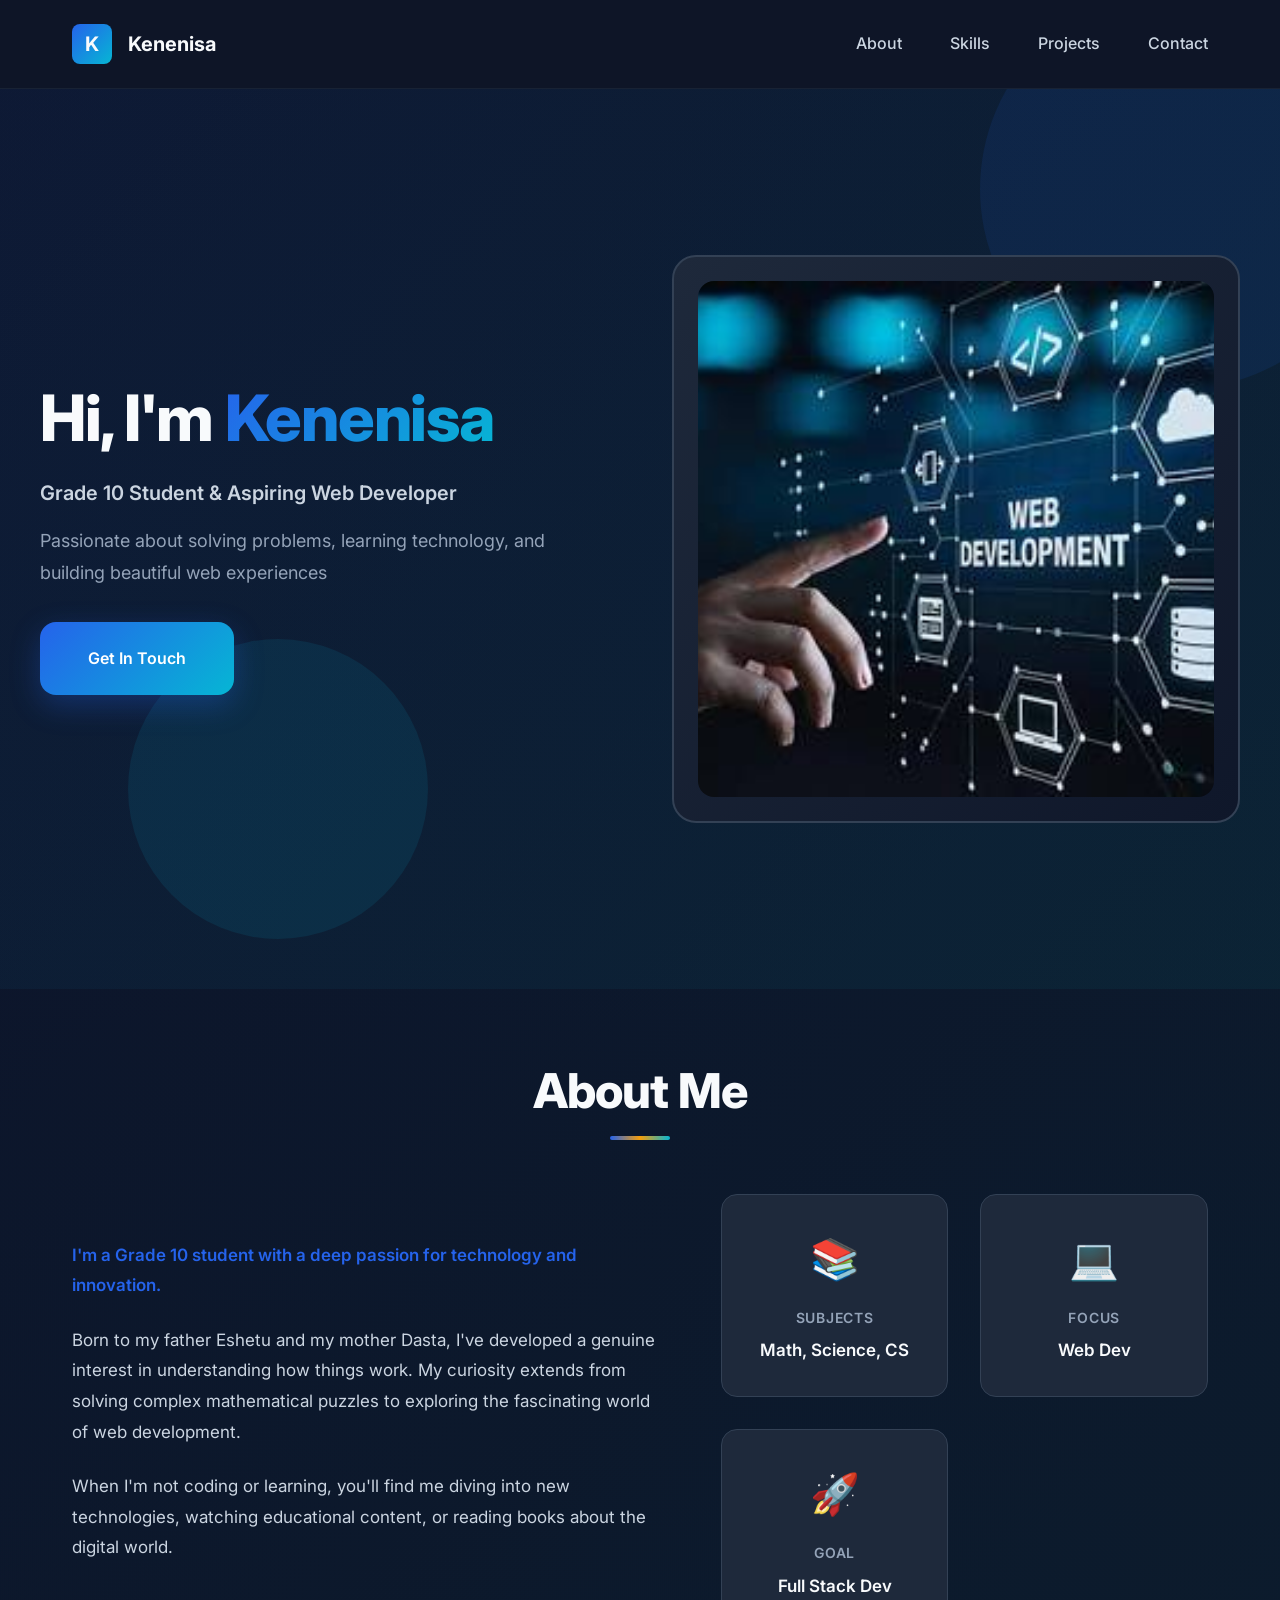
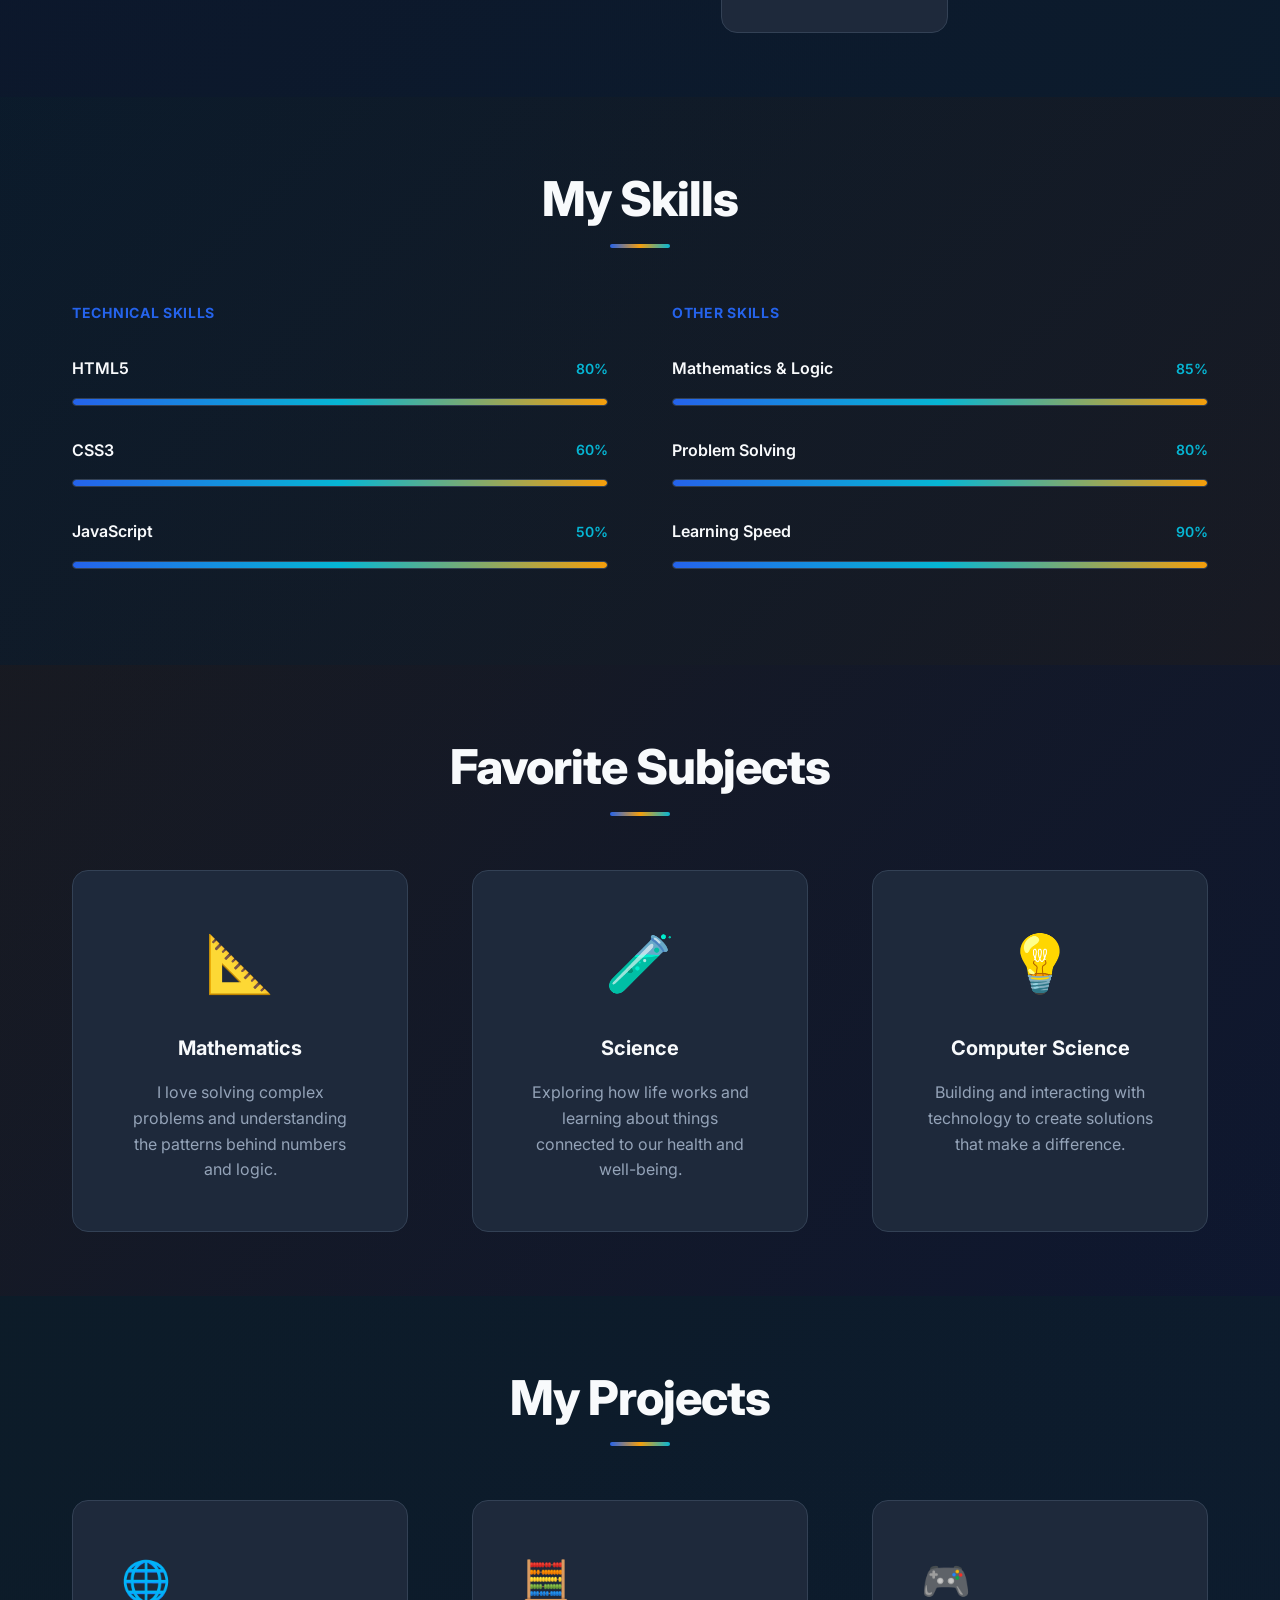
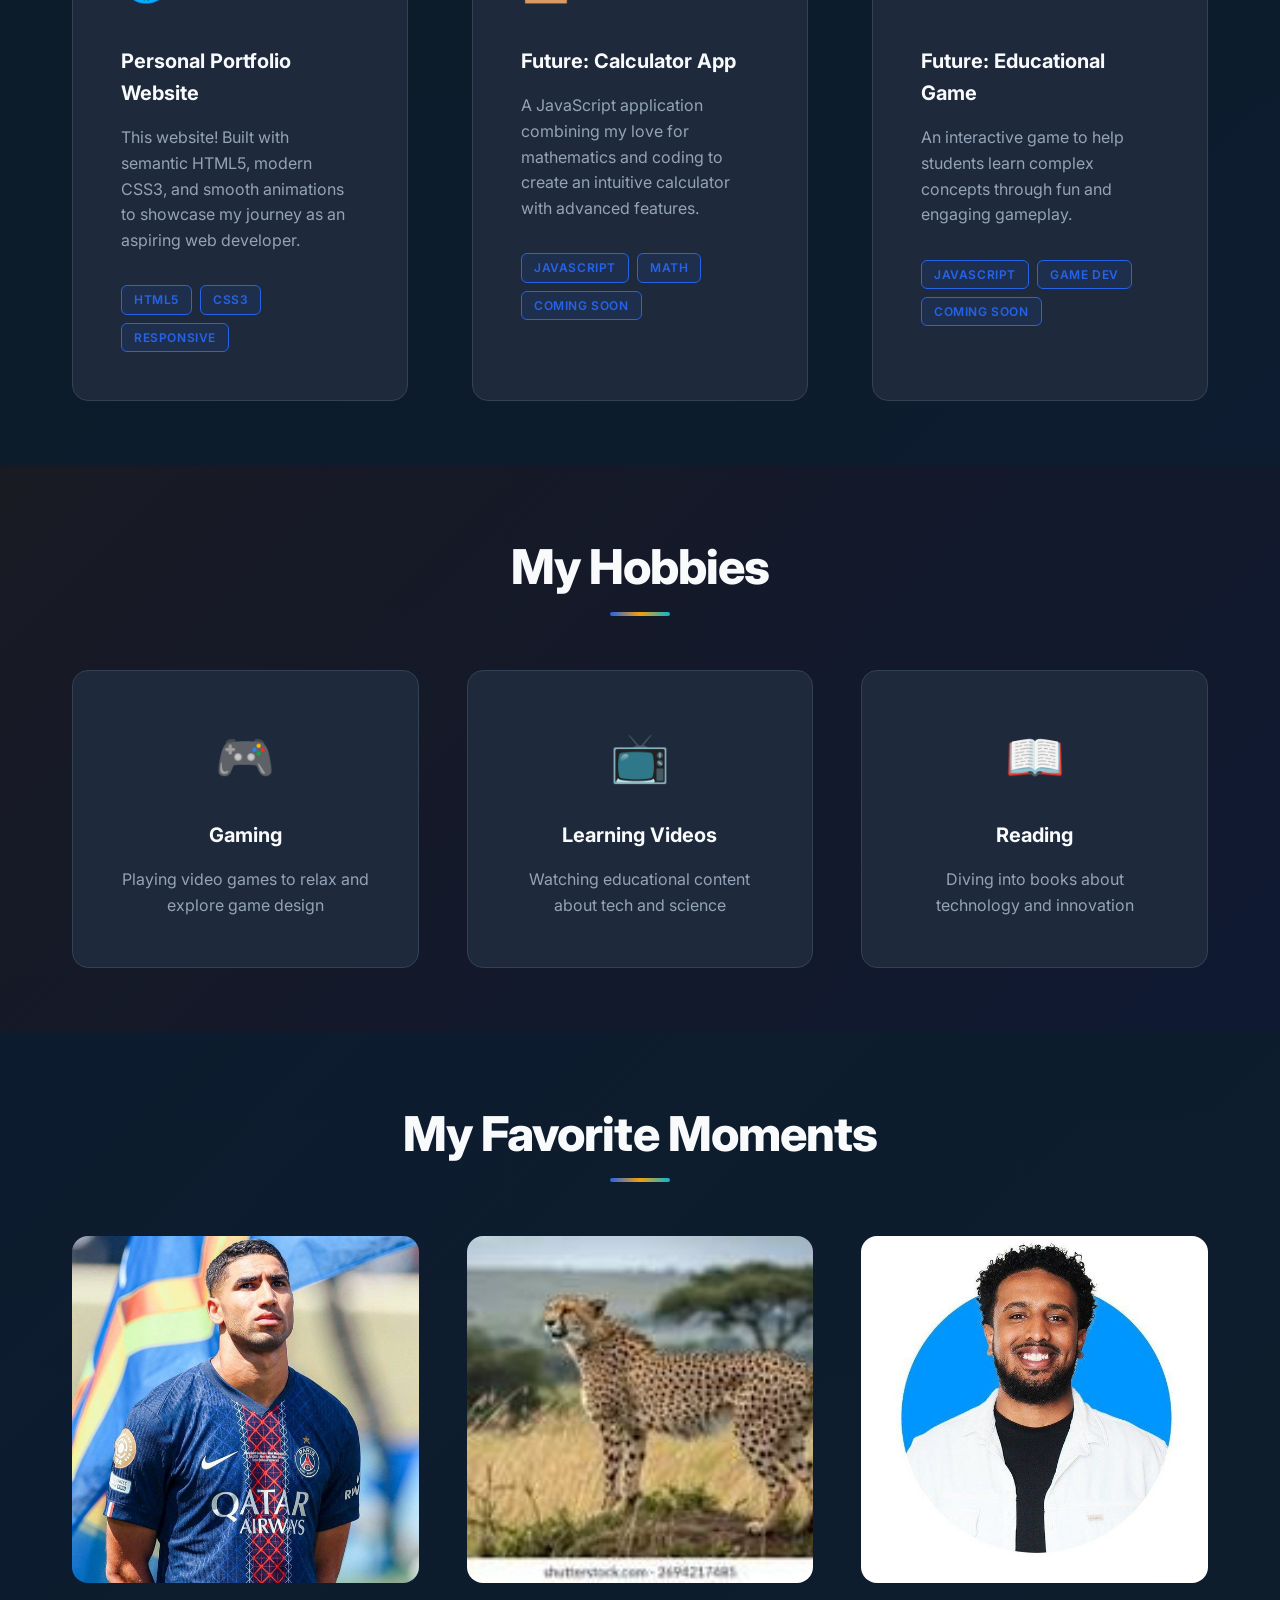
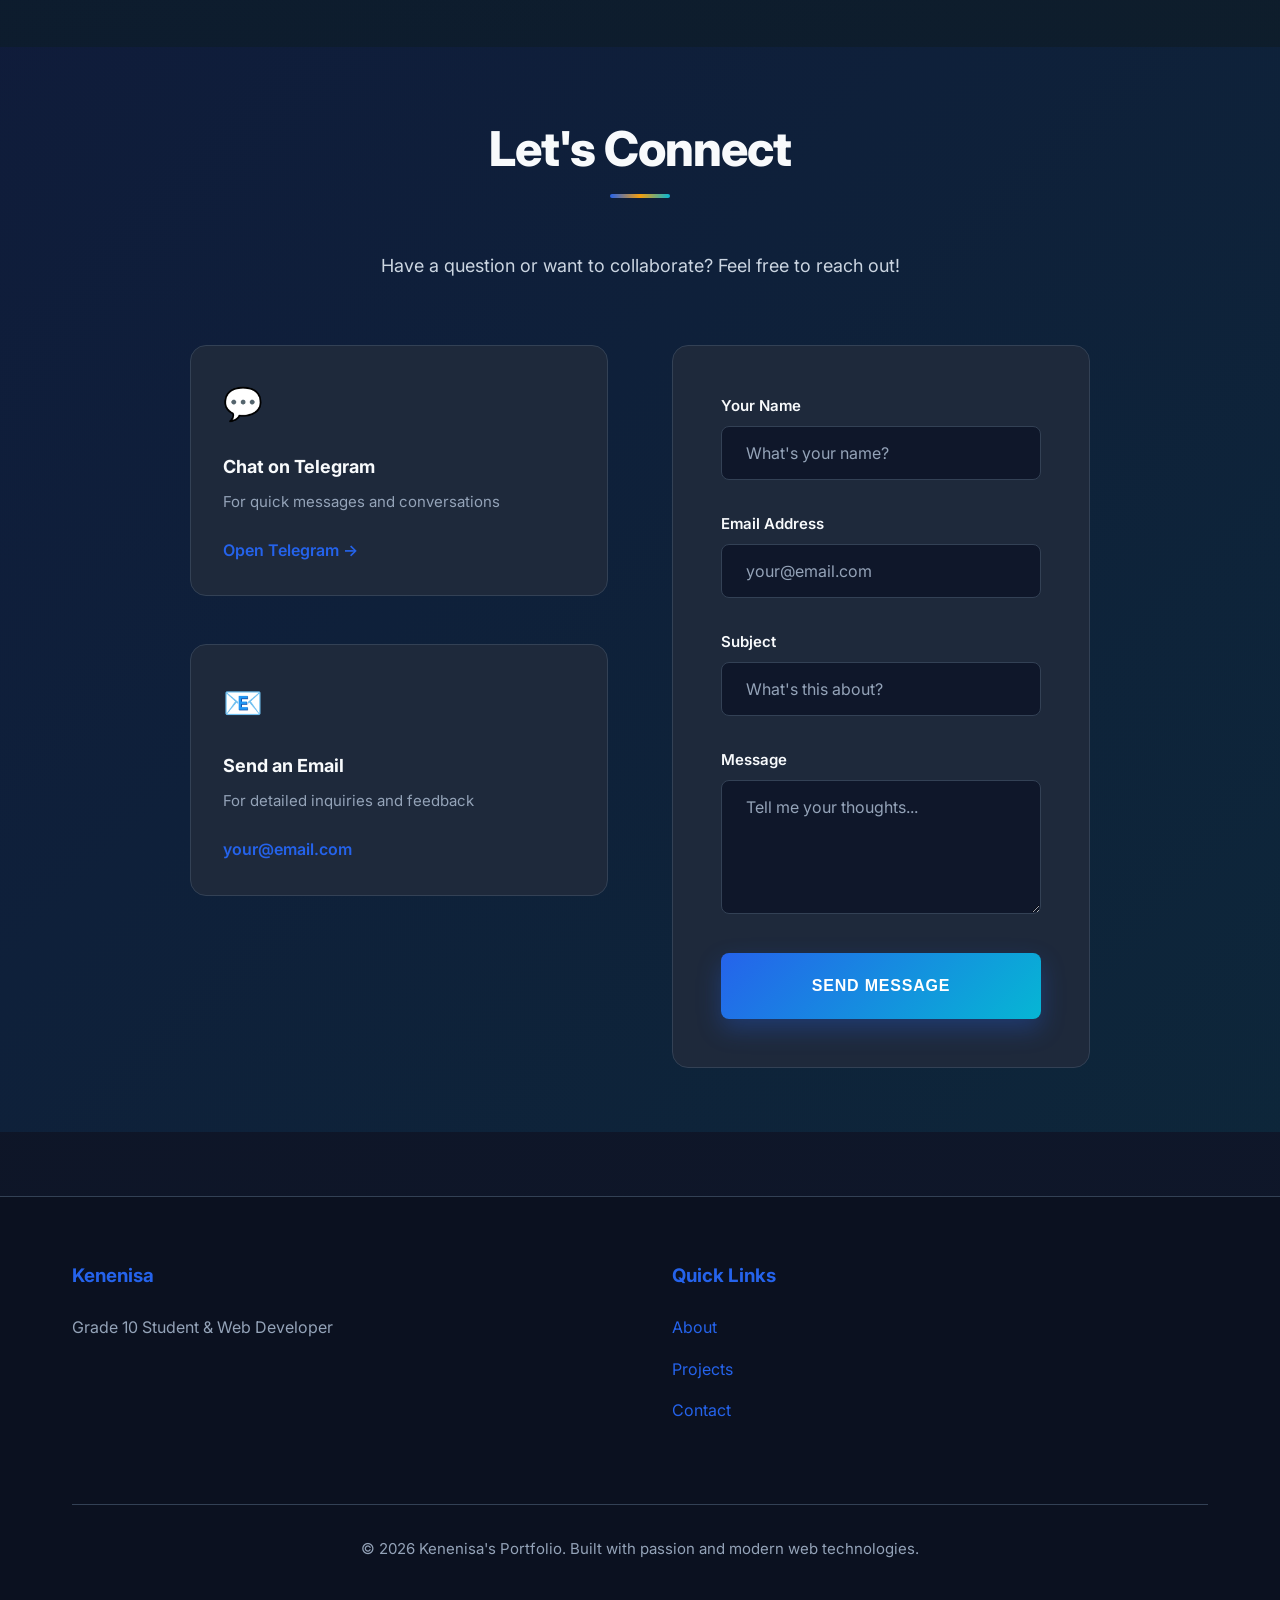
<file: portfolio/index.html>
<!DOCTYPE html>
<html lang="en">
<head>
    <meta charset="UTF-8">
    <meta name="viewport" content="width=device-width, initial-scale=1.0">
    <title>Kenenisa - Web Developer & Student</title>
    <link rel="stylesheet" href="style.css">
    <link rel="preconnect" href="https://fonts.googleapis.com">
    <link rel="preconnect" href="https://fonts.gstatic.com" crossorigin>
    <link href="https://fonts.googleapis.com/css2?family=Inter:wght@300;400;500;600;700&family=Space+Mono:wght@400;700&display=swap" rel="stylesheet">
</head>
<body>
    <!-- Navigation -->
    <nav class="navbar">
        <div class="nav-container">
            <div class="nav-brand">
                <span class="brand-icon">K</span>
                <span class="brand-text">Kenenisa</span>
            </div>
            <ul class="nav-menu">
                <li><a href="#about" class="nav-link">About</a></li>
                <li><a href="#skills" class="nav-link">Skills</a></li>
            
                <li><a href="#projects" class="nav-link">Projects</a></li>
                <li><a href="#contact" class="nav-link">Contact</a></li>
            </ul>
        </div>
    </nav>

    <!-- Hero Section -->
    <header class="hero">
        <div class="hero-content">
            <div class="hero-text">
                <h1 class="hero-title">Hi, I'm <span class="highlight">Kenenisa</span></h1>
                <p class="hero-subtitle">Grade 10 Student & Aspiring Web Developer</p>
                <p class="hero-description">Passionate about solving problems, learning technology, and building beautiful web experiences</p>
                <a href="#contact" class="cta-button">Get In Touch</a>
            </div>
            <div class="hero-image">
                <div class="profile-card">
                    <img src="profile.jpg" alt="Kenenisa's profile picture" class="profile-pic">
                </div>
            </div>
        </div>
        <div class="hero-decoration">
            <div class="floating-shape shape-1"></div>
            <div class="floating-shape shape-2"></div>
            <div class="floating-shape shape-3"></div>
        </div>
    </header>

    <main>
        <!-- About Me Section -->
        <section id="about" class="section about-section">
            <div class="container">
                <h2 class="section-title">About Me</h2>
                <div class="about-content">
                    <div class="about-text">
                        <p class="lead-text">I'm a Grade 10 student with a deep passion for technology and innovation.</p>
                        <p>Born to my father Eshetu and my mother Dasta, I've developed a genuine interest in understanding how things work. My curiosity extends from solving complex mathematical puzzles to exploring the fascinating world of web development.</p>
                        <p>When I'm not coding or learning, you'll find me diving into new technologies, watching educational content, or reading books about the digital world.</p>
                    </div>
                    <div class="about-stats">
                        <div class="stat-card">
                            <div class="stat-icon">📚</div>
                            <h3>Subjects</h3>
                            <p>Math, Science, CS</p>
                        </div>
                        <div class="stat-card">
                            <div class="stat-icon">💻</div>
                            <h3>Focus</h3>
                            <p>Web Dev</p>
                        </div>
                        <div class="stat-card">
                            <div class="stat-icon">🚀</div>
                            <h3>Goal</h3>
                            <p>Full Stack Dev</p>
                        </div>
                    </div>
                </div>
            </div>
        </section>

        <!-- Skills Section -->
        <section id="skills" class="section skills-section">
            <div class="container">
                <h2 class="section-title">My Skills</h2>
                <div class="skills-grid">
                    <div class="skill-group">
                        <h3>Technical Skills</h3>
                        <div class="skill-item">
                            <div class="skill-header">
                                <p class="skill-name">HTML5</p>
                                <span class="skill-percentage">80%</span>
                            </div>
                            <div class="progress-bar">
                                <div class="progress-fill" style="width: 80%; animation-delay: 0.1s;"></div>
                            </div>
                        </div>
                        <div class="skill-item">
                            <div class="skill-header">
                                <p class="skill-name">CSS3</p>
                                <span class="skill-percentage">60%</span>
                            </div>
                            <div class="progress-bar">
                                <div class="progress-fill" style="width: 60%; animation-delay: 0.2s;"></div>
                            </div>
                        </div>
                        <div class="skill-item">
                            <div class="skill-header">
                                <p class="skill-name">JavaScript</p>
                                <span class="skill-percentage">50%</span>
                            </div>
                            <div class="progress-bar">
                                <div class="progress-fill" style="width: 50%; animation-delay: 0.3s;"></div>
                            </div>
                        </div>
                    </div>

                    <div class="skill-group">
                        <h3>Other Skills</h3>
                        <div class="skill-item">
                            <div class="skill-header">
                                <p class="skill-name">Mathematics & Logic</p>
                                <span class="skill-percentage">85%</span>
                            </div>
                            <div class="progress-bar">
                                <div class="progress-fill" style="width: 85%; animation-delay: 0.4s;"></div>
                            </div>
                        </div>
                        <div class="skill-item">
                            <div class="skill-header">
                                <p class="skill-name">Problem Solving</p>
                                <span class="skill-percentage">80%</span>
                            </div>
                            <div class="progress-bar">
                                <div class="progress-fill" style="width: 80%; animation-delay: 0.5s;"></div>
                            </div>
                        </div>
                        <div class="skill-item">
                            <div class="skill-header">
                                <p class="skill-name">Learning Speed</p>
                                <span class="skill-percentage">90%</span>
                            </div>
                            <div class="progress-bar">
                                <div class="progress-fill" style="width: 90%; animation-delay: 0.6s;"></div>
                            </div>
                        </div>
                    </div>
                </div>
            </div>
        </section>

        
        <!-- Favorite Subjects -->
        <section id="subjects" class="section subjects-section">
            <div class="container">
                <h2 class="section-title">Favorite Subjects</h2>
                <div class="subjects-grid">
                    <div class="subject-card">
                        <div class="subject-icon">📐</div>
                        <h3>Mathematics</h3>
                        <p>I love solving complex problems and understanding the patterns behind numbers and logic.</p>
                    </div>
                    <div class="subject-card">
                        <div class="subject-icon">🧪</div>
                        <h3>Science</h3>
                        <p>Exploring how life works and learning about things connected to our health and well-being.</p>
                    </div>
                    <div class="subject-card">
                        <div class="subject-icon">💡</div>
                        <h3>Computer Science</h3>
                        <p>Building and interacting with technology to create solutions that make a difference.</p>
                    </div>
                </div>
            </div>
        </section>

        <!-- Projects Section -->
        <section id="projects" class="section projects-section">
            <div class="container">
                <h2 class="section-title">My Projects</h2>
                <div class="projects-grid">
                    <div class="project-card">
                        <div class="project-header">
                            <div class="project-icon">🌐</div>
                        </div>
                        <h3>Personal Portfolio Website</h3>
                        <p>This website! Built with semantic HTML5, modern CSS3, and smooth animations to showcase my journey as an aspiring web developer.</p>
                        <div class="project-tags">
                            <span class="tag">HTML5</span>
                            <span class="tag">CSS3</span>
                            <span class="tag">Responsive</span>
                        </div>
                    </div>
                    <div class="project-card">
                        <div class="project-header">
                            <div class="project-icon">🧮</div>
                        </div>
                        <h3>Future: Calculator App</h3>
                        <p>A JavaScript application combining my love for mathematics and coding to create an intuitive calculator with advanced features.</p>
                        <div class="project-tags">
                            <span class="tag">JavaScript</span>
                            <span class="tag">Math</span>
                            <span class="tag">Coming Soon</span>
                        </div>
                    </div>
                    <div class="project-card">
                        <div class="project-header">
                            <div class="project-icon">🎮</div>
                        </div>
                        <h3>Future: Educational Game</h3>
                        <p>An interactive game to help students learn complex concepts through fun and engaging gameplay.</p>
                        <div class="project-tags">
                            <span class="tag">JavaScript</span>
                            <span class="tag">Game Dev</span>
                            <span class="tag">Coming Soon</span>
                        </div>
                    </div>
                </div>
            </div>
        </section>

        <!-- Hobbies Section -->
        <section id="hobbies" class="section hobbies-section">
            <div class="container">
                <h2 class="section-title">My Hobbies</h2>
                <div class="hobbies-grid">
                    <div class="hobby-card">
                        <div class="hobby-emoji">🎮</div>
                        <h3>Gaming</h3>
                        <p>Playing video games to relax and explore game design</p>
                    </div>
                    <div class="hobby-card">
                        <div class="hobby-emoji">📺</div>
                        <h3>Learning Videos</h3>
                        <p>Watching educational content about tech and science</p>
                    </div>
                    <div class="hobby-card">
                        <div class="hobby-emoji">📖</div>
                        <h3>Reading</h3>
                        <p>Diving into books about technology and innovation</p>
                    </div>
                </div>
            </div>
        </section>

        <!-- Gallery Section -->
        <section id="gallery" class="section gallery-section">
            <div class="container">
                <h2 class="section-title">My Favorite Moments</h2>
                <div class="gallery-grid">
                    <div class="gallery-item">
                        <img src="player.jpg" alt="Hakimi my best" class="gallery-img">
                        <div class="gallery-caption">Hakimi</div>
                    </div>
                    <div class="gallery-item">
                        <img src="cheteah.jpg" alt="A cheetah looking back" class="gallery-img">
                        <div class="gallery-caption">Cheetah</div>
                    </div>
                    <div class="gallery-item">
                        <img src="teacher.jpg" alt="Teacher" class="gallery-img">
                        <div class="gallery-caption">Teacher</div>
                    </div>
                </div>
            </div>
        </section>

        <!-- Contact Section -->
        <section id="contact" class="section contact-section">
            <div class="container">
                <h2 class="section-title">Let's Connect</h2>
                <p class="contact-intro">Have a question or want to collaborate? Feel free to reach out!</p>
                
                <div class="contact-wrapper">
                    <div class="contact-info">
                        <div class="contact-item">
                            <div class="contact-icon">💬</div>
                            <h3>Chat on Telegram</h3>
                            <p>For quick messages and conversations</p>
                            <a href="https://t.me" target="_blank" class="contact-link">Open Telegram →</a>
                        </div>
                        <div class="contact-item">
                            <div class="contact-icon">📧</div>
                            <h3>Send an Email</h3>
                            <p>For detailed inquiries and feedback</p>
                            <a href="mailto:your@email.com" class="contact-link">your@email.com</a>
                        </div>
                    </div>

                    <form class="contact-form" action="#" method="POST">
                        <div class="form-group">
                            <label for="name">Your Name</label>
                            <input type="text" id="name" name="name" required placeholder="What's your name?" class="form-input">
                        </div>
                        <div class="form-group">
                            <label for="email">Email Address</label>
                            <input type="email" id="email" name="email" required placeholder="your@email.com" class="form-input">
                        </div>
                        <div class="form-group">
                            <label for="subject">Subject</label>
                            <input type="text" id="subject" name="subject" required placeholder="What's this about?" class="form-input">
                        </div>
                        <div class="form-group">
                            <label for="message">Message</label>
                            <textarea id="message" name="message" rows="5" required placeholder="Tell me your thoughts..." class="form-textarea"></textarea>
                        </div>
                        <button type="submit" class="submit-button">Send Message</button>
                    </form>
                </div>
            </div>
        </section>
    </main>

    <!-- Footer -->
    <footer class="footer">
        <div class="container">
            <div class="footer-content">
                <div class="footer-section">
                    <h3>Kenenisa</h3>
                    <p>Grade 10 Student & Web Developer</p>
                </div>
                <div class="footer-section">
                    <h3>Quick Links</h3>
                    <ul>
                        <li><a href="#about">About</a></li>
                        <li><a href="#projects">Projects</a></li>
                        <li><a href="#contact">Contact</a></li>
                    </ul>
                </div>
            </div>
            <div class="footer-bottom">
                <p>&copy; 2026 Kenenisa's Portfolio. Built with passion and modern web technologies.</p>
            </div>
        </div>
    </footer>

    <script src="main.js"></script>
</body>
</html>
</file>
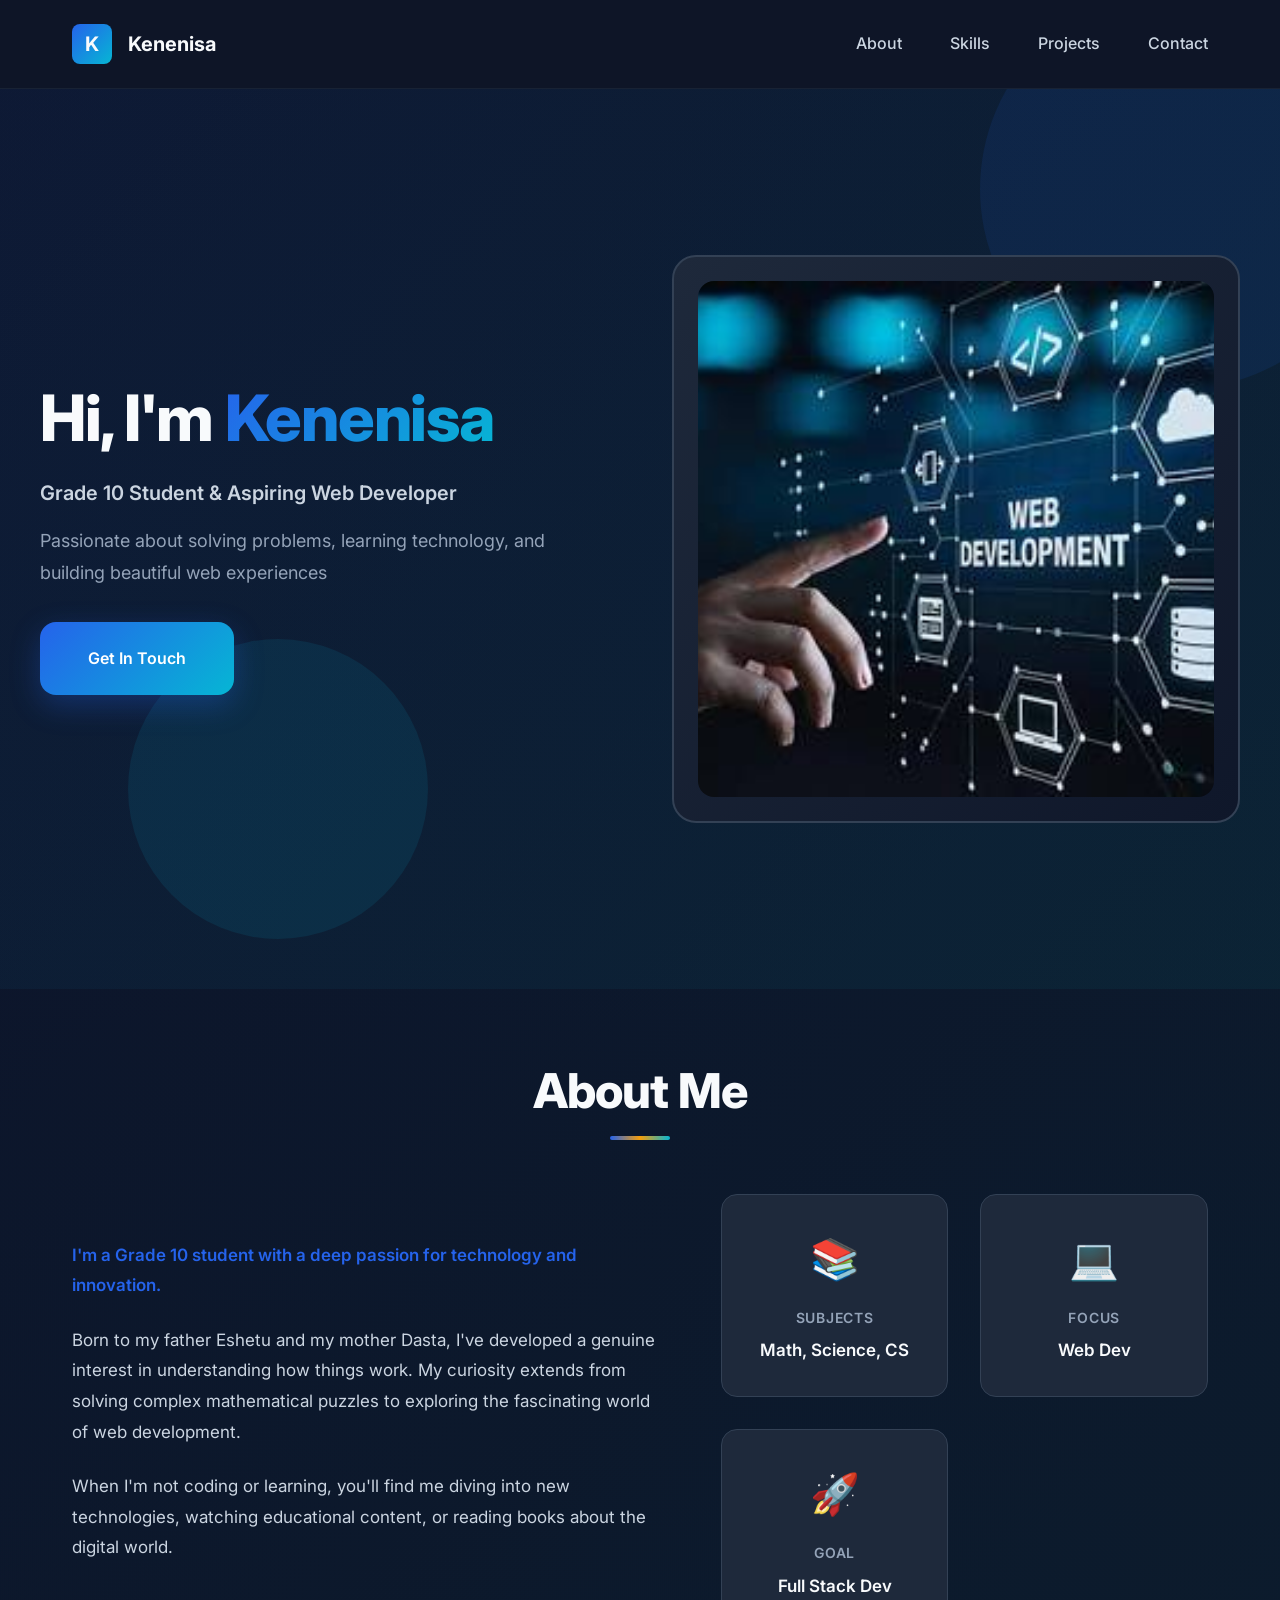
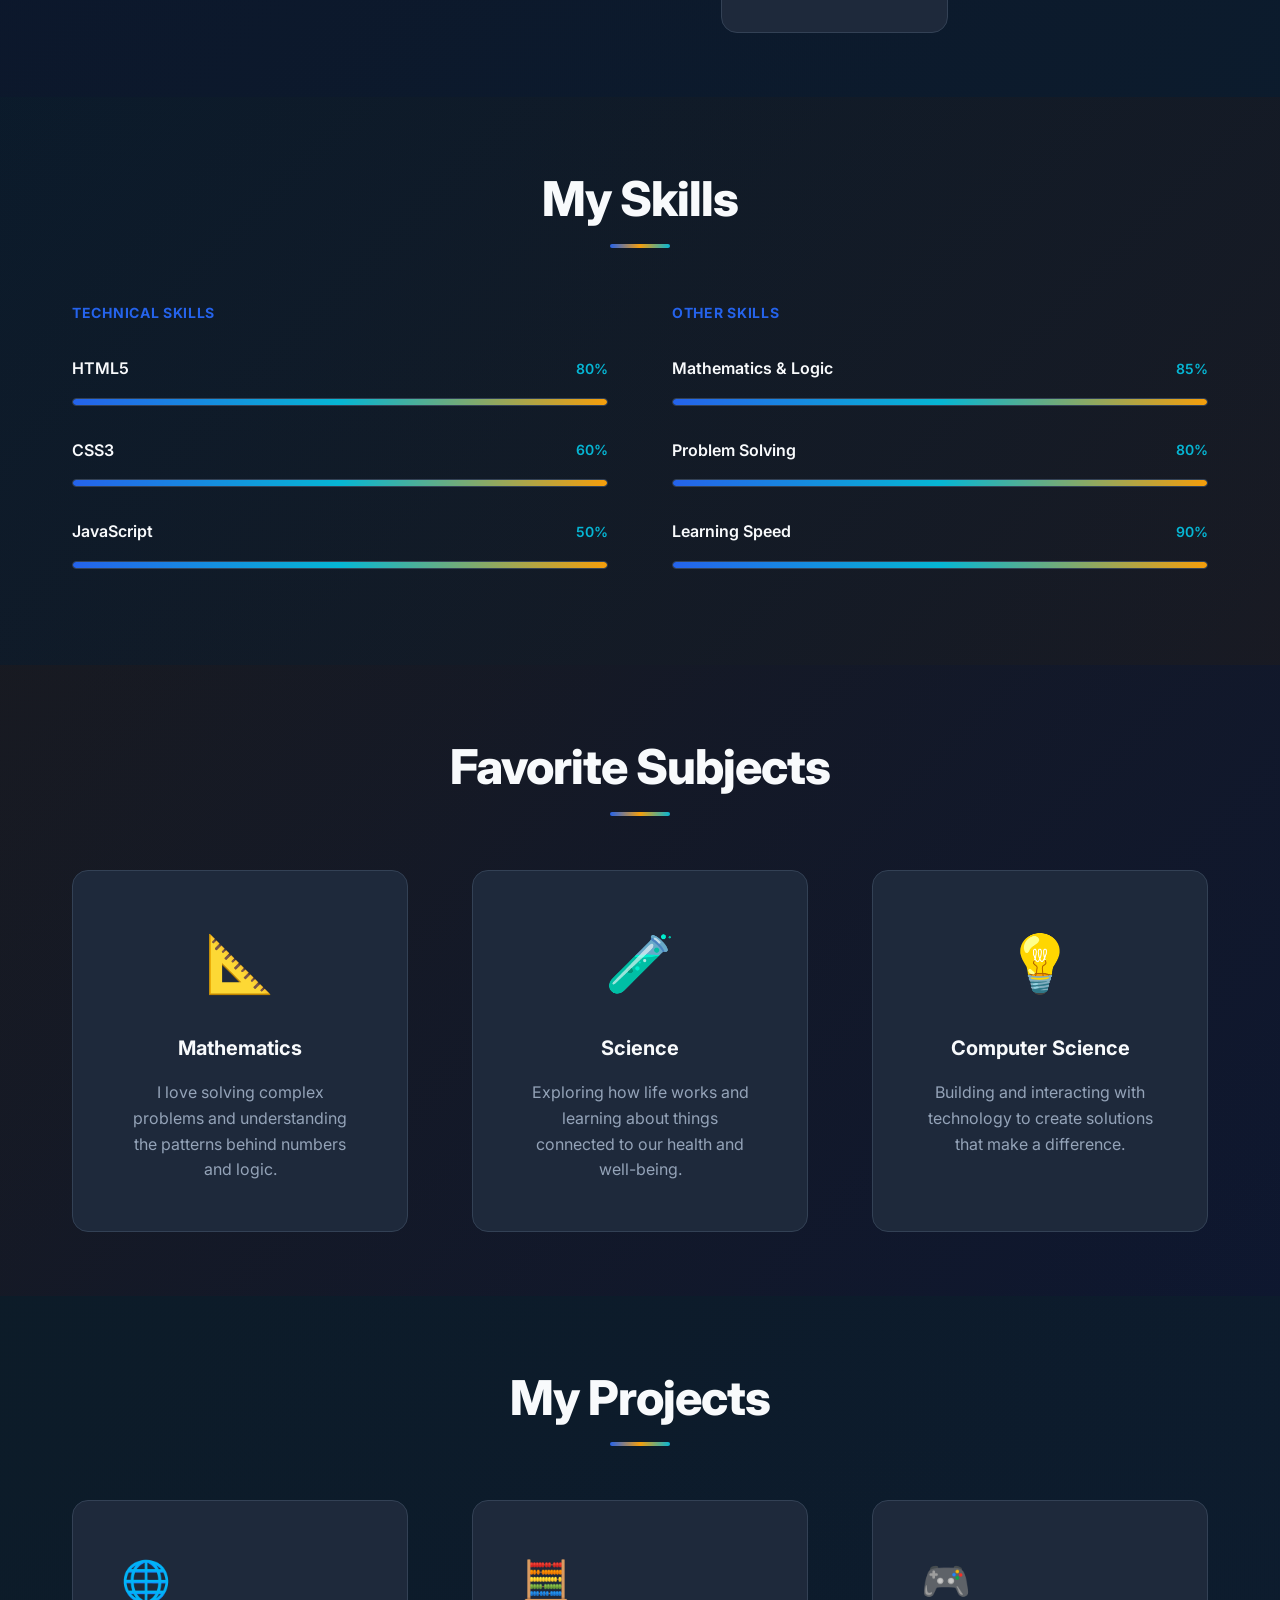
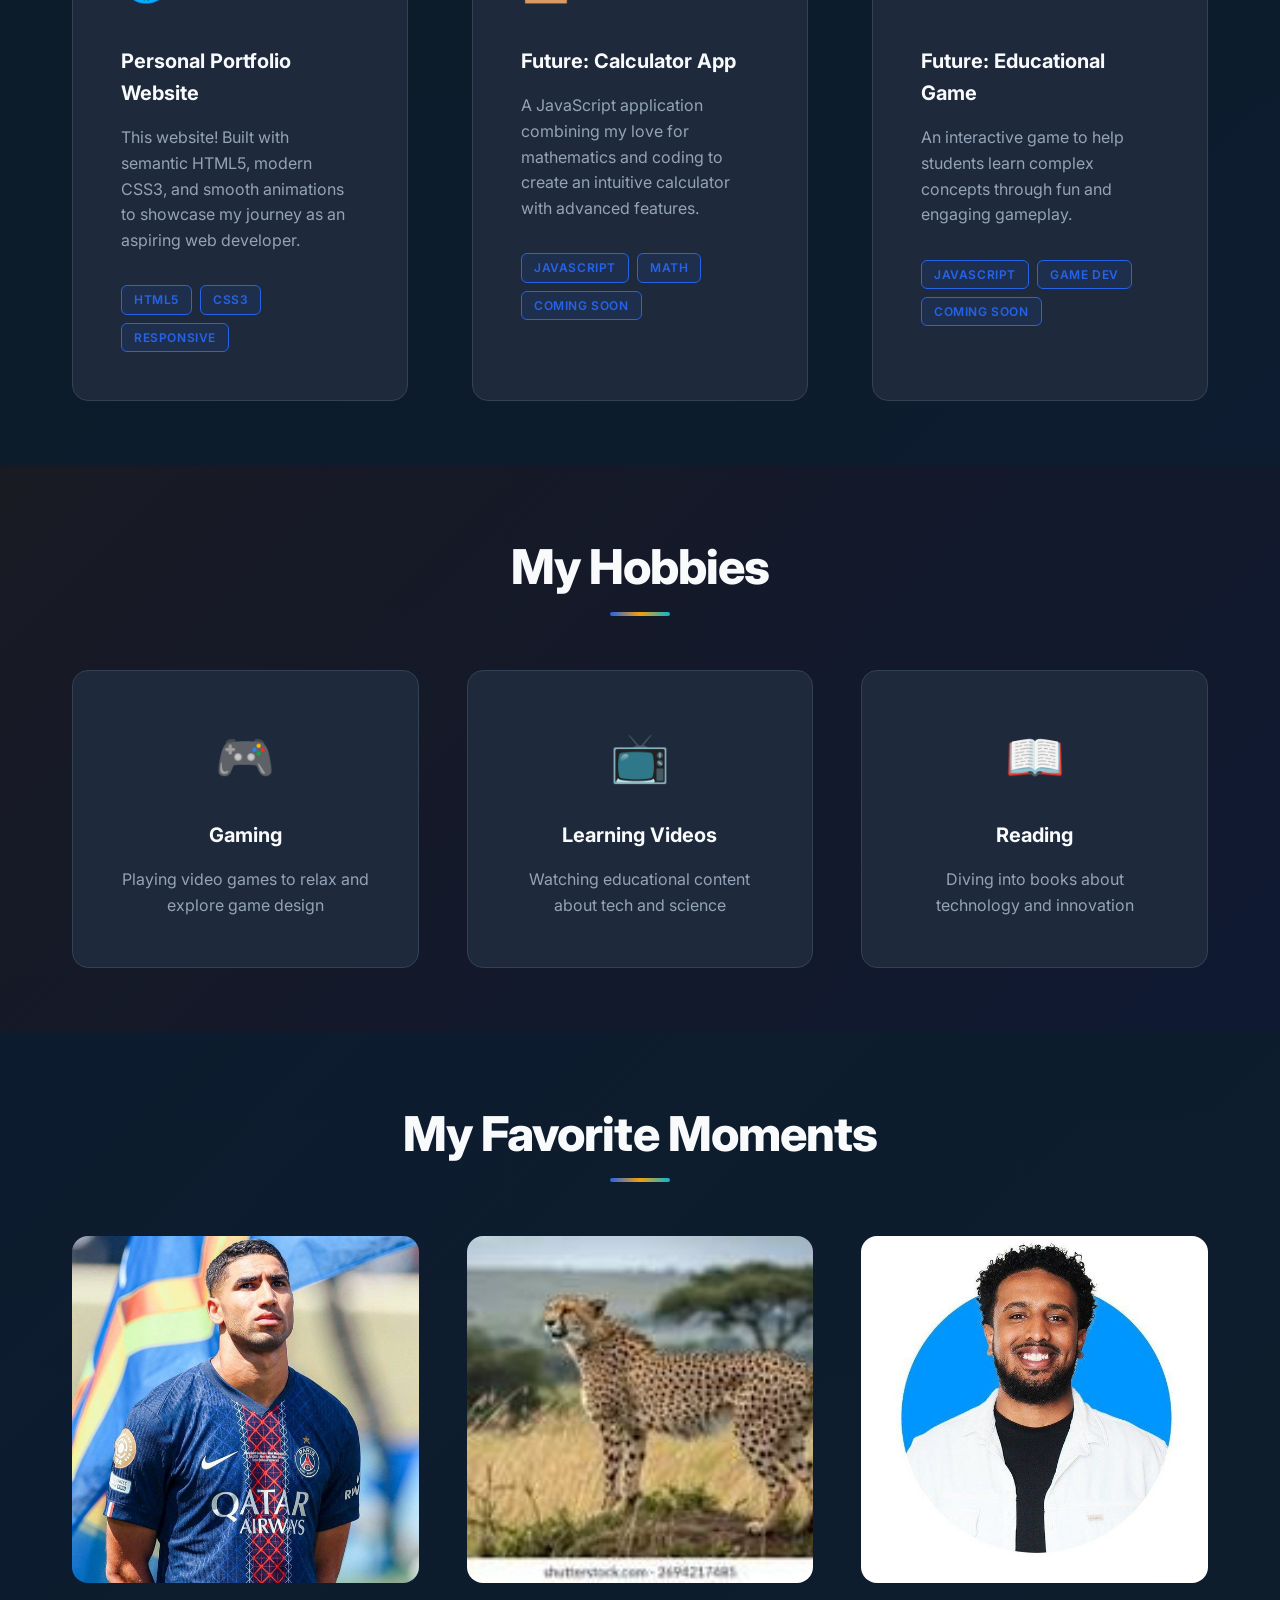
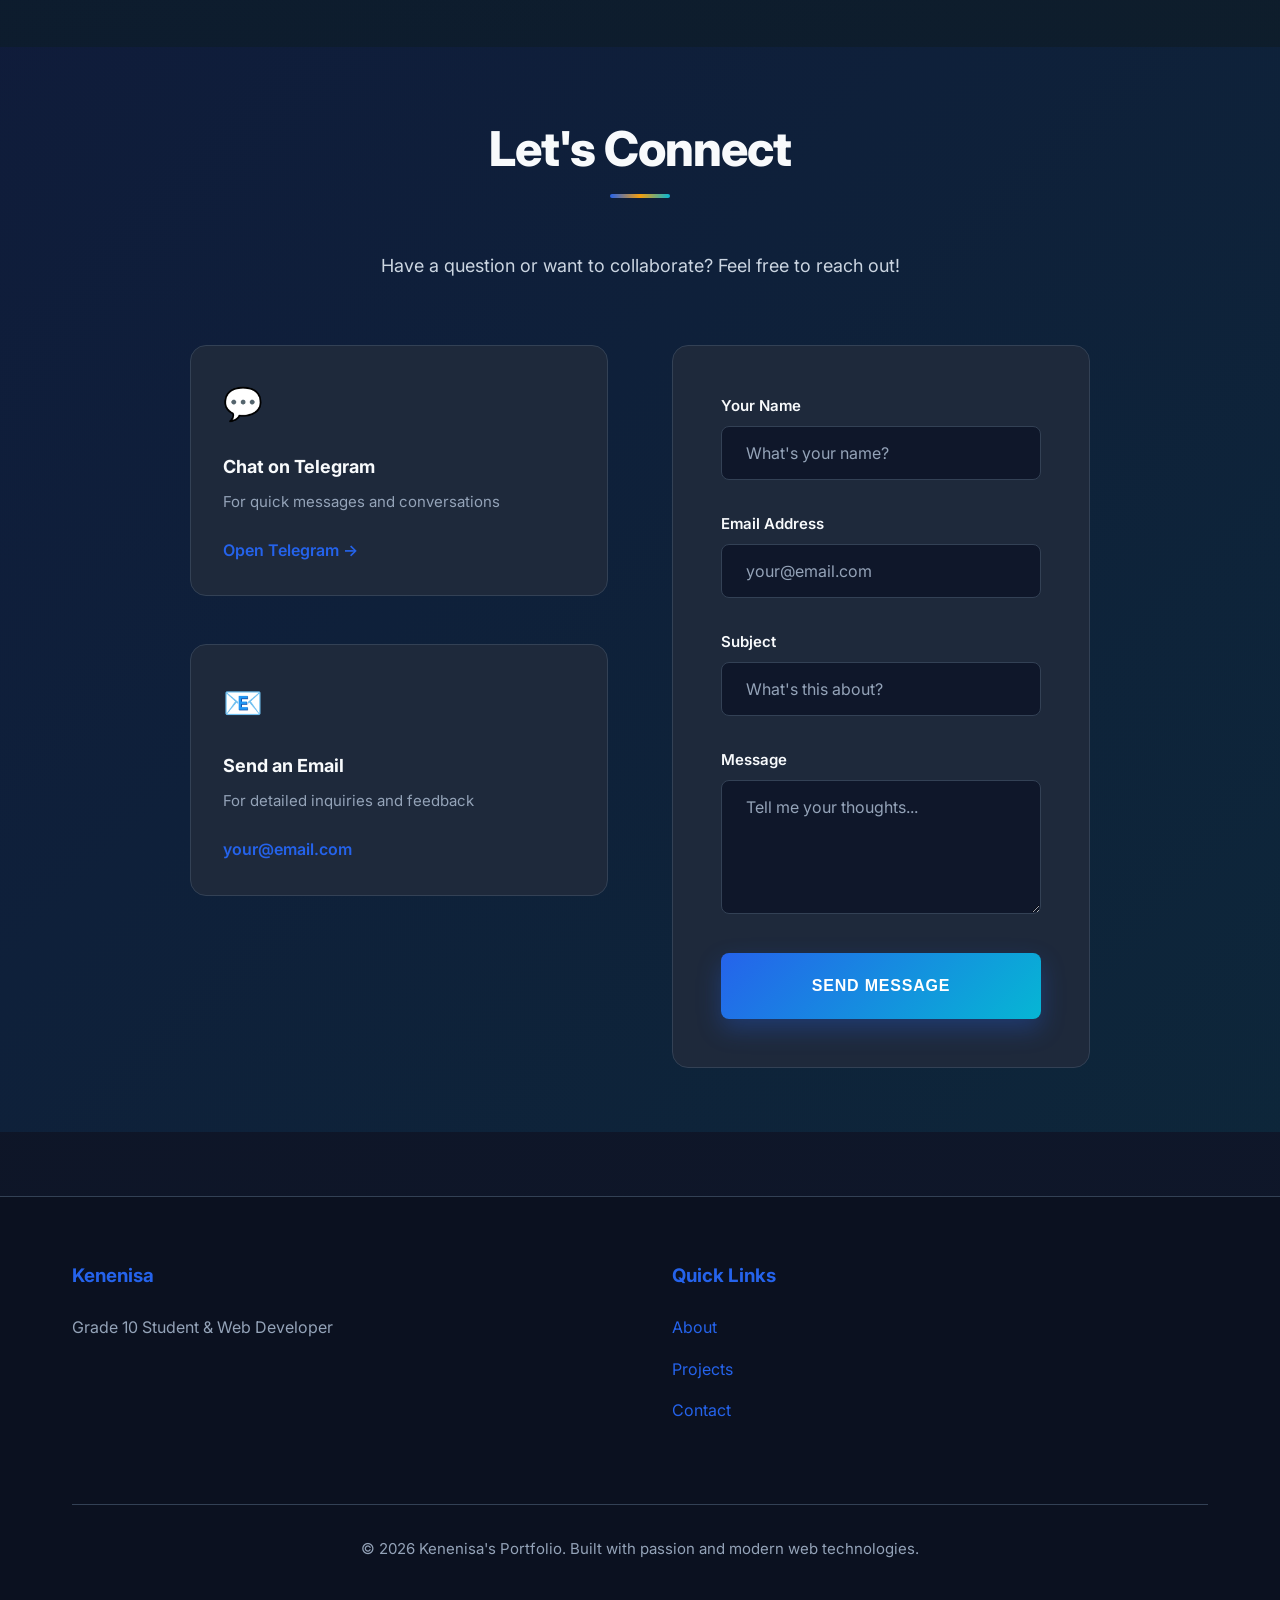
<file: portfolio/index2.html>
<!DOCTYPE html>
<html lang="en">
<head>
    <meta charset="UTF-8">
    <meta name="viewport" content="width=device-width, initial-scale=1.0">
    <title>Kenenisa - Web Developer & Student</title>
    <link rel="stylesheet" href="style.css">
    <link rel="preconnect" href="https://fonts.googleapis.com">
    <link rel="preconnect" href="https://fonts.gstatic.com" crossorigin>
    <link href="https://fonts.googleapis.com/css2?family=Inter:wght@300;400;500;600;700&family=Space+Mono:wght@400;700&display=swap" rel="stylesheet">
</head>
<body>
    <!-- Navigation -->
    <nav class="navbar">
        <div class="nav-container">
            <div class="nav-brand">
                <span class="brand-icon">K</span>
                <span class="brand-text">Kenenisa</span>
            </div>
            <ul class="nav-menu">
                <li><a href="#about" class="nav-link">About</a></li>
                <li><a href="#skills" class="nav-link">Skills</a></li>
            
                <li><a href="#projects" class="nav-link">Projects</a></li>
                <li><a href="#contact" class="nav-link">Contact</a></li>
            </ul>
        </div>
    </nav>

    <!-- Hero Section -->
    <header class="hero">
        <div class="hero-content">
            <div class="hero-text">
                <h1 class="hero-title">Hi, I'm <span class="highlight">Kenenisa</span></h1>
                <p class="hero-subtitle">Grade 10 Student & Aspiring Web Developer</p>
                <p class="hero-description">Passionate about solving problems, learning technology, and building beautiful web experiences</p>
                <a href="#contact" class="cta-button">Get In Touch</a>
            </div>
            <div class="hero-image">
                <div class="profile-card">
                    <img src="profile.jpg" alt="Kenenisa's profile picture" class="profile-pic">
                </div>
            </div>
        </div>
        <div class="hero-decoration">
            <div class="floating-shape shape-1"></div>
            <div class="floating-shape shape-2"></div>
            <div class="floating-shape shape-3"></div>
        </div>
    </header>

    <main>
        <!-- About Me Section -->
        <section id="about" class="section about-section">
            <div class="container">
                <h2 class="section-title">About Me</h2>
                <div class="about-content">
                    <div class="about-text">
                        <p class="lead-text">I'm a Grade 10 student with a deep passion for technology and innovation.</p>
                        <p>Born to my father Eshetu and my mother Dasta, I've developed a genuine interest in understanding how things work. My curiosity extends from solving complex mathematical puzzles to exploring the fascinating world of web development.</p>
                        <p>When I'm not coding or learning, you'll find me diving into new technologies, watching educational content, or reading books about the digital world.</p>
                    </div>
                    <div class="about-stats">
                        <div class="stat-card">
                            <div class="stat-icon">📚</div>
                            <h3>Subjects</h3>
                            <p>Math, Science, CS</p>
                        </div>
                        <div class="stat-card">
                            <div class="stat-icon">💻</div>
                            <h3>Focus</h3>
                            <p>Web Dev</p>
                        </div>
                        <div class="stat-card">
                            <div class="stat-icon">🚀</div>
                            <h3>Goal</h3>
                            <p>Full Stack Dev</p>
                        </div>
                    </div>
                </div>
            </div>
        </section>

        <!-- Skills Section -->
        <section id="skills" class="section skills-section">
            <div class="container">
                <h2 class="section-title">My Skills</h2>
                <div class="skills-grid">
                    <div class="skill-group">
                        <h3>Technical Skills</h3>
                        <div class="skill-item">
                            <div class="skill-header">
                                <p class="skill-name">HTML5</p>
                                <span class="skill-percentage">80%</span>
                            </div>
                            <div class="progress-bar">
                                <div class="progress-fill" style="width: 80%; animation-delay: 0.1s;"></div>
                            </div>
                        </div>
                        <div class="skill-item">
                            <div class="skill-header">
                                <p class="skill-name">CSS3</p>
                                <span class="skill-percentage">60%</span>
                            </div>
                            <div class="progress-bar">
                                <div class="progress-fill" style="width: 60%; animation-delay: 0.2s;"></div>
                            </div>
                        </div>
                        <div class="skill-item">
                            <div class="skill-header">
                                <p class="skill-name">JavaScript</p>
                                <span class="skill-percentage">50%</span>
                            </div>
                            <div class="progress-bar">
                                <div class="progress-fill" style="width: 50%; animation-delay: 0.3s;"></div>
                            </div>
                        </div>
                    </div>

                    <div class="skill-group">
                        <h3>Other Skills</h3>
                        <div class="skill-item">
                            <div class="skill-header">
                                <p class="skill-name">Mathematics & Logic</p>
                                <span class="skill-percentage">85%</span>
                            </div>
                            <div class="progress-bar">
                                <div class="progress-fill" style="width: 85%; animation-delay: 0.4s;"></div>
                            </div>
                        </div>
                        <div class="skill-item">
                            <div class="skill-header">
                                <p class="skill-name">Problem Solving</p>
                                <span class="skill-percentage">80%</span>
                            </div>
                            <div class="progress-bar">
                                <div class="progress-fill" style="width: 80%; animation-delay: 0.5s;"></div>
                            </div>
                        </div>
                        <div class="skill-item">
                            <div class="skill-header">
                                <p class="skill-name">Learning Speed</p>
                                <span class="skill-percentage">90%</span>
                            </div>
                            <div class="progress-bar">
                                <div class="progress-fill" style="width: 90%; animation-delay: 0.6s;"></div>
                            </div>
                        </div>
                    </div>
                </div>
            </div>
        </section>

        
        <!-- Favorite Subjects -->
        <section id="subjects" class="section subjects-section">
            <div class="container">
                <h2 class="section-title">Favorite Subjects</h2>
                <div class="subjects-grid">
                    <div class="subject-card">
                        <div class="subject-icon">📐</div>
                        <h3>Mathematics</h3>
                        <p>I love solving complex problems and understanding the patterns behind numbers and logic.</p>
                    </div>
                    <div class="subject-card">
                        <div class="subject-icon">🧪</div>
                        <h3>Science</h3>
                        <p>Exploring how life works and learning about things connected to our health and well-being.</p>
                    </div>
                    <div class="subject-card">
                        <div class="subject-icon">💡</div>
                        <h3>Computer Science</h3>
                        <p>Building and interacting with technology to create solutions that make a difference.</p>
                    </div>
                </div>
            </div>
        </section>

        <!-- Projects Section -->
        <section id="projects" class="section projects-section">
            <div class="container">
                <h2 class="section-title">My Projects</h2>
                <div class="projects-grid">
                    <div class="project-card">
                        <div class="project-header">
                            <div class="project-icon">🌐</div>
                        </div>
                        <h3>Personal Portfolio Website</h3>
                        <p>This website! Built with semantic HTML5, modern CSS3, and smooth animations to showcase my journey as an aspiring web developer.</p>
                        <div class="project-tags">
                            <span class="tag">HTML5</span>
                            <span class="tag">CSS3</span>
                            <span class="tag">Responsive</span>
                        </div>
                    </div>
                    <div class="project-card">
                        <div class="project-header">
                            <div class="project-icon">🧮</div>
                        </div>
                        <h3>Future: Calculator App</h3>
                        <p>A JavaScript application combining my love for mathematics and coding to create an intuitive calculator with advanced features.</p>
                        <div class="project-tags">
                            <span class="tag">JavaScript</span>
                            <span class="tag">Math</span>
                            <span class="tag">Coming Soon</span>
                        </div>
                    </div>
                    <div class="project-card">
                        <div class="project-header">
                            <div class="project-icon">🎮</div>
                        </div>
                        <h3>Future: Educational Game</h3>
                        <p>An interactive game to help students learn complex concepts through fun and engaging gameplay.</p>
                        <div class="project-tags">
                            <span class="tag">JavaScript</span>
                            <span class="tag">Game Dev</span>
                            <span class="tag">Coming Soon</span>
                        </div>
                    </div>
                </div>
            </div>
        </section>

        <!-- Hobbies Section -->
        <section id="hobbies" class="section hobbies-section">
            <div class="container">
                <h2 class="section-title">My Hobbies</h2>
                <div class="hobbies-grid">
                    <div class="hobby-card">
                        <div class="hobby-emoji">🎮</div>
                        <h3>Gaming</h3>
                        <p>Playing video games to relax and explore game design</p>
                    </div>
                    <div class="hobby-card">
                        <div class="hobby-emoji">📺</div>
                        <h3>Learning Videos</h3>
                        <p>Watching educational content about tech and science</p>
                    </div>
                    <div class="hobby-card">
                        <div class="hobby-emoji">📖</div>
                        <h3>Reading</h3>
                        <p>Diving into books about technology and innovation</p>
                    </div>
                </div>
            </div>
        </section>

        <!-- Gallery Section -->
        <section id="gallery" class="section gallery-section">
            <div class="container">
                <h2 class="section-title">My Favorite Moments</h2>
                <div class="gallery-grid">
                    <div class="gallery-item">
                        <img src="player.jpg" alt="Hakimi my best" class="gallery-img">
                        <div class="gallery-caption">Hakimi</div>
                    </div>
                    <div class="gallery-item">
                        <img src="cheteah.jpg" alt="A cheetah looking back" class="gallery-img">
                        <div class="gallery-caption">Cheetah</div>
                    </div>
                    <div class="gallery-item">
                        <img src="teacher.jpg" alt="Teacher" class="gallery-img">
                        <div class="gallery-caption">Teacher</div>
                    </div>
                </div>
            </div>
        </section>

        <!-- Contact Section -->
        <section id="contact" class="section contact-section">
            <div class="container">
                <h2 class="section-title">Let's Connect</h2>
                <p class="contact-intro">Have a question or want to collaborate? Feel free to reach out!</p>
                
                <div class="contact-wrapper">
                    <div class="contact-info">
                        <div class="contact-item">
                            <div class="contact-icon">💬</div>
                            <h3>Chat on Telegram</h3>
                            <p>For quick messages and conversations</p>
                            <a href="https://t.me" target="_blank" class="contact-link">Open Telegram →</a>
                        </div>
                        <div class="contact-item">
                            <div class="contact-icon">📧</div>
                            <h3>Send an Email</h3>
                            <p>For detailed inquiries and feedback</p>
                            <a href="mailto:your@email.com" class="contact-link">your@email.com</a>
                        </div>
                    </div>

                    <form class="contact-form" action="#" method="POST">
                        <div class="form-group">
                            <label for="name">Your Name</label>
                            <input type="text" id="name" name="name" required placeholder="What's your name?" class="form-input">
                        </div>
                        <div class="form-group">
                            <label for="email">Email Address</label>
                            <input type="email" id="email" name="email" required placeholder="your@email.com" class="form-input">
                        </div>
                        <div class="form-group">
                            <label for="subject">Subject</label>
                            <input type="text" id="subject" name="subject" required placeholder="What's this about?" class="form-input">
                        </div>
                        <div class="form-group">
                            <label for="message">Message</label>
                            <textarea id="message" name="message" rows="5" required placeholder="Tell me your thoughts..." class="form-textarea"></textarea>
                        </div>
                        <button type="submit" class="submit-button">Send Message</button>
                    </form>
                </div>
            </div>
        </section>
    </main>

    <!-- Footer -->
    <footer class="footer">
        <div class="container">
            <div class="footer-content">
                <div class="footer-section">
                    <h3>Kenenisa</h3>
                    <p>Grade 10 Student & Web Developer</p>
                </div>
                <div class="footer-section">
                    <h3>Quick Links</h3>
                    <ul>
                        <li><a href="#about">About</a></li>
                        <li><a href="#projects">Projects</a></li>
                        <li><a href="#contact">Contact</a></li>
                    </ul>
                </div>
            </div>
            <div class="footer-bottom">
                <p>&copy; 2026 Kenenisa's Portfolio. Built with passion and modern web technologies.</p>
            </div>
        </div>
    </footer>

    <script src="main.js"></script>
</body>
</html>
</file>
<file: portfolio/style.css>
/* ===========================
   DESIGN SYSTEM & VARIABLES
   =========================== */

:root {
    /* Colors */
    --primary: #2563EB;
    --primary-dark: #1E40AF;
    --secondary: #F59E0B;
    --accent: #06B6D4;
    --success: #10B981;
    
    --bg-dark: #0F172A;
    --bg-darker: #0B1120;
    --bg-card: #1E293B;
    --bg-light: #F8FAFC;
    --bg-lighter: #F1F5F9;
    
    --text-primary: #F8FAFC;
    --text-secondary: #CBD5E1;
    --text-muted: #94A3B8;
    
    --border: #334155;
    
    /* Typography */
    --font-sans: 'Inter', -apple-system, BlinkMacSystemFont, 'Segoe UI', sans-serif;
    --font-mono: 'Space Mono', monospace;
    
    /* Spacing */
    --spacing-xs: 0.5rem;
    --spacing-sm: 1rem;
    --spacing-md: 1.5rem;
    --spacing-lg: 2rem;
    --spacing-xl: 3rem;
    --spacing-2xl: 4rem;
    
    /* Transitions */
    --transition-fast: 200ms cubic-bezier(0.4, 0, 0.2, 1);
    --transition-base: 300ms cubic-bezier(0.4, 0, 0.2, 1);
    --transition-slow: 500ms cubic-bezier(0.4, 0, 0.2, 1);
    
    /* Border Radius */
    --radius-sm: 0.375rem;
    --radius-md: 0.5rem;
    --radius-lg: 1rem;
    --radius-xl: 1.5rem;
}

/* ===========================
   GLOBAL STYLES
   =========================== */

* {
    margin: 0;
    padding: 0;
    box-sizing: border-box;
}

html {
    scroll-behavior: smooth;
}

body {
    font-family: var(--font-sans);
    background: linear-gradient(135deg, var(--bg-darker) 0%, var(--bg-dark) 100%);
    color: var(--text-primary);
    line-height: 1.6;
    min-height: 100vh;
    overflow-x: hidden;
    animation: pageLoad 0.8s ease-out;
}

@keyframes pageLoad {
    from {
        opacity: 0;
    }
    to {
        opacity: 1;
    }
}

a {
    color: var(--primary);
    text-decoration: none;
    transition: color var(--transition-fast);
}

a:hover {
    color: var(--secondary);
}

.container {
    max-width: 1200px;
    margin: 0 auto;
    padding: 0 var(--spacing-lg);
}

/* ===========================
   NAVIGATION
   =========================== */

.navbar {
    position: sticky;
    top: 0;
    z-index: 100;
    background: rgba(15, 23, 42, 0.8);
    backdrop-filter: blur(10px);
    border-bottom: 1px solid rgba(51, 65, 85, 0.3);
    animation: slideDown 0.6s ease-out;
}

@keyframes slideDown {
    from {
        opacity: 0;
        transform: translateY(-20px);
    }
    to {
        opacity: 1;
        transform: translateY(0);
    }
}

.nav-container {
    max-width: 1200px;
    margin: 0 auto;
    padding: var(--spacing-md) var(--spacing-lg);
    display: flex;
    justify-content: space-between;
    align-items: center;
}

.nav-brand {
    display: flex;
    align-items: center;
    gap: var(--spacing-sm);
    font-weight: 700;
    font-size: 1.25rem;
    color: var(--text-primary);
    transition: transform var(--transition-fast);
}

.nav-brand:hover {
    transform: scale(1.05);
}

.brand-icon {
    width: 2.5rem;
    height: 2.5rem;
    background: linear-gradient(135deg, var(--primary) 0%, var(--accent) 100%);
    border-radius: var(--radius-md);
    display: flex;
    align-items: center;
    justify-content: center;
    font-weight: 700;
    font-size: 1.25rem;
}

.nav-menu {
    display: flex;
    list-style: none;
    gap: var(--spacing-xl);
}

.nav-link {
    color: var(--text-secondary);
    font-weight: 500;
    position: relative;
    transition: color var(--transition-fast);
}

.nav-link::after {
    content: '';
    position: absolute;
    bottom: -5px;
    left: 0;
    width: 0;
    height: 2px;
    background: linear-gradient(90deg, var(--primary), var(--secondary));
    transition: width var(--transition-fast);
}

.nav-link:hover {
    color: var(--primary);
}

.nav-link:hover::after {
    width: 100%;
}

/* ===========================
   HERO SECTION
   =========================== */

.hero {
    position: relative;
    min-height: 100vh;
    display: flex;
    align-items: center;
    justify-content: center;
    padding: var(--spacing-2xl) var(--spacing-lg);
    overflow: hidden;
    background: linear-gradient(135deg, rgba(37, 99, 235, 0.1) 0%, rgba(6, 182, 212, 0.1) 100%);
}

.hero-decoration {
    position: absolute;
    width: 100%;
    height: 100%;
    top: 0;
    left: 0;
    z-index: -1;
    overflow: hidden;
}

.floating-shape {
    position: absolute;
    border-radius: 50%;
    opacity: 0.1;
    animation: float 20s ease-in-out infinite;
}

.shape-1 {
    width: 400px;
    height: 400px;
    background: var(--primary);
    top: -100px;
    right: -100px;
    animation-delay: 0s;
}

.shape-2 {
    width: 300px;
    height: 300px;
    background: var(--accent);
    bottom: 50px;
    left: 10%;
    animation-delay: 2s;
}

.shape-3 {
    width: 200px;
    height: 200px;
    background: var(--secondary);
    top: 50%;
    right: 5%;
    animation-delay: 4s;
}

@keyframes float {
    0%, 100% {
        transform: translateY(0px);
    }
    50% {
        transform: translateY(30px);
    }
}

.hero-content {
    display: grid;
    grid-template-columns: 1fr 1fr;
    gap: var(--spacing-2xl);
    align-items: center;
    max-width: 1200px;
    width: 100%;
    z-index: 1;
}

.hero-text {
    animation: fadeInUp 0.8s ease-out;
}

@keyframes fadeInUp {
    from {
        opacity: 0;
        transform: translateY(30px);
    }
    to {
        opacity: 1;
        transform: translateY(0);
    }
}

.hero-title {
    font-size: clamp(2.5rem, 8vw, 4rem);
    font-weight: 800;
    line-height: 1.1;
    margin-bottom: var(--spacing-md);
    letter-spacing: -0.02em;
}

.highlight {
    background: linear-gradient(135deg, var(--primary) 0%, var(--accent) 100%);
    -webkit-background-clip: text;
    -webkit-text-fill-color: transparent;
    background-clip: text;
    animation: shimmer 3s ease-in-out infinite;
}

@keyframes shimmer {
    0%, 100% {
        opacity: 1;
    }
    50% {
        opacity: 0.8;
    }
}

.hero-subtitle {
    font-size: 1.25rem;
    color: var(--text-secondary);
    margin-bottom: var(--spacing-sm);
    font-weight: 600;
}

.hero-description {
    font-size: 1.125rem;
    color: var(--text-muted);
    margin-bottom: var(--spacing-lg);
    line-height: 1.8;
}

.cta-button {
    display: inline-block;
    padding: var(--spacing-md) var(--spacing-xl);
    background: linear-gradient(135deg, var(--primary) 0%, var(--accent) 100%);
    color: white;
    border-radius: var(--radius-lg);
    font-weight: 600;
    font-size: 1rem;
    border: none;
    cursor: pointer;
    transition: all var(--transition-base);
    box-shadow: 0 10px 30px rgba(37, 99, 235, 0.3);
    transform: translateY(0);
}

.cta-button:hover {
    transform: translateY(-3px);
    box-shadow: 0 20px 40px rgba(37, 99, 235, 0.4);
}

.cta-button:active {
    transform: translateY(-1px);
}

.hero-image {
    animation: fadeInRight 0.8s ease-out 0.2s both;
}

@keyframes fadeInRight {
    from {
        opacity: 0;
        transform: translateX(50px);
    }
    to {
        opacity: 1;
        transform: translateX(0);
    }
}

.profile-card {
    position: relative;
    width: 100%;
    aspect-ratio: 1;
    border-radius: var(--radius-xl);
    overflow: hidden;
    border: 2px solid var(--border);
    background: linear-gradient(135deg, var(--bg-card), var(--bg-dark));
    padding: var(--spacing-md);
    transition: all var(--transition-base);
}

.profile-card:hover {
    border-color: var(--primary);
    box-shadow: 0 0 30px rgba(37, 99, 235, 0.2);
    transform: translateY(-5px);
}

.profile-pic {
    width: 100%;
    height: 100%;
    object-fit: cover;
    border-radius: var(--radius-lg);
    display: block;
}

/* ===========================
   SECTIONS
   =========================== */

.section {
    padding: var(--spacing-2xl) var(--spacing-lg);
    position: relative;
    overflow: hidden;
}

.section-title {
    font-size: clamp(2rem, 5vw, 3rem);
    font-weight: 800;
    margin-bottom: var(--spacing-2xl);
    text-align: center;
    letter-spacing: -0.02em;
    position: relative;
    display: inline-block;
    width: 100%;
}

.section-title::after {
    content: '';
    position: absolute;
    bottom: -10px;
    left: 50%;
    transform: translateX(-50%);
    width: 60px;
    height: 4px;
    background: linear-gradient(90deg, var(--primary), var(--secondary), var(--accent));
    border-radius: var(--radius-sm);
}

/* ===========================
   ABOUT SECTION
   =========================== */

.about-section {
    background: linear-gradient(135deg, rgba(37, 99, 235, 0.05) 0%, rgba(6, 182, 212, 0.05) 100%);
}

.about-content {
    display: grid;
    grid-template-columns: 1.2fr 1fr;
    gap: var(--spacing-2xl);
    align-items: center;
    animation: fadeIn 0.8s ease-out;
}

@keyframes fadeIn {
    from {
        opacity: 0;
    }
    to {
        opacity: 1;
    }
}

.about-text p {
    font-size: 1.0625rem;
    line-height: 1.8;
    color: var(--text-secondary);
    margin-bottom: var(--spacing-md);
    transition: color var(--transition-base);
}

.lead-text {
    font-size: 1.25rem;
    font-weight: 600;
    color: var(--primary) !important;
}

.about-stats {
    display: grid;
    grid-template-columns: repeat(auto-fit, minmax(150px, 1fr));
    gap: var(--spacing-lg);
}

.stat-card {
    background: var(--bg-card);
    padding: var(--spacing-lg);
    border-radius: var(--radius-lg);
    border: 1px solid var(--border);
    text-align: center;
    transition: all var(--transition-base);
    cursor: pointer;
    animation: slideUp 0.6s ease-out backwards;
}

@keyframes slideUp {
    from {
        opacity: 0;
        transform: translateY(30px);
    }
    to {
        opacity: 1;
        transform: translateY(0);
    }
}

.stat-card:nth-child(1) { animation-delay: 0.1s; }
.stat-card:nth-child(2) { animation-delay: 0.2s; }
.stat-card:nth-child(3) { animation-delay: 0.3s; }

.stat-card:hover {
    transform: translateY(-10px);
    border-color: var(--primary);
    box-shadow: 0 20px 40px rgba(37, 99, 235, 0.15);
}

.stat-icon {
    font-size: 2.5rem;
    margin-bottom: var(--spacing-sm);
}

.stat-card h3 {
    font-size: 0.875rem;
    text-transform: uppercase;
    color: var(--text-muted);
    font-weight: 600;
    letter-spacing: 0.05em;
    margin-bottom: var(--spacing-xs);
}

.stat-card p {
    color: var(--text-primary);
    font-size: 1.0625rem;
    font-weight: 600;
}

/* ===========================
   SKILLS SECTION
   =========================== */

.skills-section {
    background: linear-gradient(135deg, rgba(6, 182, 212, 0.05) 0%, rgba(245, 158, 11, 0.05) 100%);
}

.skills-grid {
    display: grid;
    grid-template-columns: repeat(auto-fit, minmax(300px, 1fr));
    gap: var(--spacing-2xl);
}

.skill-group {
    animation: fadeIn 0.8s ease-out;
}

.skill-group h3 {
    font-size: 1.25rem;
    font-weight: 700;
    color: var(--primary);
    margin-bottom: var(--spacing-lg);
    text-transform: uppercase;
    letter-spacing: 0.05em;
    font-size: 0.875rem;
}

.skill-item {
    margin-bottom: var(--spacing-lg);
    animation: slideUp 0.6s ease-out backwards;
}

.skill-item:nth-child(1) { animation-delay: 0.1s; }
.skill-item:nth-child(2) { animation-delay: 0.2s; }
.skill-item:nth-child(3) { animation-delay: 0.3s; }

.skill-header {
    display: flex;
    justify-content: space-between;
    align-items: center;
    margin-bottom: var(--spacing-sm);
}

.skill-name {
    font-weight: 600;
    color: var(--text-primary);
}

.skill-percentage {
    font-size: 0.875rem;
    color: var(--accent);
    font-weight: 600;
}

.progress-bar {
    height: 8px;
    background: var(--bg-card);
    border-radius: var(--radius-sm);
    overflow: hidden;
    border: 1px solid var(--border);
}

.progress-fill {
    height: 100%;
    background: linear-gradient(90deg, var(--primary), var(--accent), var(--secondary));
    border-radius: var(--radius-sm);
    animation: fillBar 1.5s ease-out forwards;
    box-shadow: 0 0 10px rgba(37, 99, 235, 0.3);
}

@keyframes fillBar {
    from {
        width: 0;
        opacity: 0;
    }
    to {
        width: 100%;
        opacity: 1;
    }
}

/* Stagger animations for progress bars */
.skill-item:nth-child(1) .progress-fill {
    animation-delay: 0.3s;
}

.skill-item:nth-child(2) .progress-fill {
    animation-delay: 0.5s;
}

.skill-item:nth-child(3) .progress-fill {
    animation-delay: 0.7s;
}

/* ===========================
   CERTIFICATES SECTION
   =========================== */

.certificates-section {
    background: linear-gradient(135deg, rgba(245, 158, 11, 0.05) 0%, rgba(37, 99, 235, 0.05) 100%);
}

.certificates-grid {
    display: grid;
    grid-template-columns: repeat(auto-fit, minmax(300px, 1fr));
    gap: var(--spacing-2xl);
}

.certificate-card {
    background: var(--bg-card);
    border: 2px solid var(--border);
    border-radius: var(--radius-lg);
    padding: var(--spacing-xl);
    transition: all var(--transition-base);
    cursor: pointer;
    position: relative;
    overflow: hidden;
    animation: slideUp 0.6s ease-out backwards;
}

.certificate-card:nth-child(1) { animation-delay: 0s; }
.certificate-card:nth-child(2) { animation-delay: 0.1s; }
.certificate-card:nth-child(3) { animation-delay: 0.2s; }

.certificate-card::before {
    content: '';
    position: absolute;
    top: 0;
    left: 0;
    width: 100%;
    height: 4px;
    background: linear-gradient(90deg, var(--primary), var(--secondary), var(--accent));
}

.certificate-card:hover {
    transform: translateY(-10px);
    border-color: var(--secondary);
    box-shadow: 0 20px 40px rgba(245, 158, 11, 0.2);
}

.certificate-header {
    display: flex;
    justify-content: space-between;
    align-items: flex-start;
    margin-bottom: var(--spacing-lg);
}

.cert-icon {
    font-size: 2.5rem;
}

.cert-badge {
    background: linear-gradient(135deg, var(--secondary) 0%, var(--primary) 100%);
    color: white;
    padding: 0.25rem 0.75rem;
    border-radius: var(--radius-md);
    font-size: 0.75rem;
    font-weight: 700;
    text-transform: uppercase;
    letter-spacing: 0.05em;
}

.certificate-card h3 {
    font-size: 1.25rem;
    font-weight: 700;
    color: var(--text-primary);
    margin-bottom: var(--spacing-md);
}

.cert-issuer {
    color: var(--primary);
    font-weight: 600;
    font-size: 0.9375rem;
    margin-bottom: var(--spacing-xs);
}

.cert-date {
    color: var(--text-muted);
    font-size: 0.875rem;
    margin-bottom: var(--spacing-md);
}

.cert-description {
    color: var(--text-secondary);
    margin-bottom: var(--spacing-lg);
    line-height: 1.6;
    font-size: 0.9375rem;
}

.cert-skills {
    display: flex;
    flex-wrap: wrap;
    gap: var(--spacing-xs);
}

.cert-skill {
    display: inline-block;
    padding: 0.25rem 0.75rem;
    background: rgba(37, 99, 235, 0.1);
    color: var(--accent);
    border-radius: var(--radius-sm);
    font-size: 0.75rem;
    font-weight: 600;
    text-transform: uppercase;
    letter-spacing: 0.05em;
    border: 1px solid var(--accent);
    transition: all var(--transition-fast);
}

.certificate-card:hover .cert-skill {
    background: var(--accent);
    color: white;
}

/* ===========================
   SUBJECTS SECTION
   =========================== */

.subjects-section {
    background: linear-gradient(135deg, rgba(245, 158, 11, 0.05) 0%, rgba(37, 99, 235, 0.05) 100%);
}

.subjects-grid {
    display: grid;
    grid-template-columns: repeat(auto-fit, minmax(280px, 1fr));
    gap: var(--spacing-2xl);
}

.subject-card {
    background: var(--bg-card);
    padding: var(--spacing-xl);
    border-radius: var(--radius-lg);
    border: 1px solid var(--border);
    text-align: center;
    transition: all var(--transition-base);
    cursor: pointer;
    animation: slideUp 0.6s ease-out backwards;
}

.subject-card:nth-child(1) { animation-delay: 0s; }
.subject-card:nth-child(2) { animation-delay: 0.1s; }
.subject-card:nth-child(3) { animation-delay: 0.2s; }

.subject-card:hover {
    transform: translateY(-15px);
    border-color: var(--primary);
    box-shadow: 0 25px 50px rgba(37, 99, 235, 0.2);
    background: linear-gradient(135deg, var(--bg-card) 0%, rgba(37, 99, 235, 0.1) 100%);
}

.subject-icon {
    font-size: 3.5rem;
    margin-bottom: var(--spacing-md);
    display: block;
    animation: bounce 2s ease-in-out infinite;
}

.subject-card:hover .subject-icon {
    animation: bounce 0.6s ease-out;
}

@keyframes bounce {
    0%, 100% {
        transform: translateY(0);
    }
    50% {
        transform: translateY(-10px);
    }
}

.subject-card h3 {
    font-size: 1.25rem;
    font-weight: 700;
    color: var(--text-primary);
    margin-bottom: var(--spacing-sm);
}

.subject-card p {
    color: var(--text-muted);
    line-height: 1.6;
}

/* ===========================
   PROJECTS SECTION
   =========================== */

.projects-section {
    background: linear-gradient(135deg, rgba(16, 185, 129, 0.05) 0%, rgba(6, 182, 212, 0.05) 100%);
}

.projects-grid {
    display: grid;
    grid-template-columns: repeat(auto-fit, minmax(300px, 1fr));
    gap: var(--spacing-2xl);
}

.project-card {
    background: var(--bg-card);
    border: 1px solid var(--border);
    border-radius: var(--radius-lg);
    padding: var(--spacing-xl);
    transition: all var(--transition-base);
    cursor: pointer;
    position: relative;
    overflow: hidden;
    animation: slideUp 0.6s ease-out backwards;
}

.project-card:nth-child(1) { animation-delay: 0s; }
.project-card:nth-child(2) { animation-delay: 0.1s; }
.project-card:nth-child(3) { animation-delay: 0.2s; }

.project-card::before {
    content: '';
    position: absolute;
    top: 0;
    left: -100%;
    width: 100%;
    height: 100%;
    background: linear-gradient(90deg, transparent, rgba(37, 99, 235, 0.1), transparent);
    transition: left var(--transition-base);
}

.project-card:hover::before {
    left: 100%;
}

.project-card:hover {
    border-color: var(--primary);
    transform: translateY(-10px);
    box-shadow: 0 20px 40px rgba(37, 99, 235, 0.15);
}

.project-header {
    margin-bottom: var(--spacing-lg);
}

.project-icon {
    font-size: 2.5rem;
    display: inline-block;
}

.project-card h3 {
    font-size: 1.25rem;
    font-weight: 700;
    color: var(--text-primary);
    margin-bottom: var(--spacing-sm);
}

.project-card p {
    color: var(--text-muted);
    margin-bottom: var(--spacing-lg);
    line-height: 1.6;
}

.project-tags {
    display: flex;
    flex-wrap: wrap;
    gap: var(--spacing-xs);
}

.tag {
    display: inline-block;
    padding: 0.25rem 0.75rem;
    background: rgba(37, 99, 235, 0.1);
    color: var(--primary);
    border-radius: var(--radius-sm);
    font-size: 0.75rem;
    font-weight: 600;
    text-transform: uppercase;
    letter-spacing: 0.05em;
    border: 1px solid var(--primary);
    transition: all var(--transition-fast);
}

.tag:hover {
    background: var(--primary);
    color: white;
}

/* ===========================
   HOBBIES SECTION
   =========================== */

.hobbies-section {
    background: linear-gradient(135deg, rgba(245, 158, 11, 0.05) 0%, rgba(37, 99, 235, 0.05) 100%);
}

.hobbies-grid {
    display: grid;
    grid-template-columns: repeat(auto-fit, minmax(250px, 1fr));
    gap: var(--spacing-xl);
}

.hobby-card {
    background: var(--bg-card);
    padding: var(--spacing-xl);
    border-radius: var(--radius-lg);
    border: 1px solid var(--border);
    text-align: center;
    transition: all var(--transition-base);
    cursor: pointer;
    animation: slideUp 0.6s ease-out backwards;
}

.hobby-card:nth-child(1) { animation-delay: 0s; }
.hobby-card:nth-child(2) { animation-delay: 0.1s; }
.hobby-card:nth-child(3) { animation-delay: 0.2s; }

.hobby-card:hover {
    transform: translateY(-10px);
    border-color: var(--secondary);
    box-shadow: 0 20px 40px rgba(245, 158, 11, 0.15);
}

.hobby-emoji {
    font-size: 3rem;
    margin-bottom: var(--spacing-md);
    display: block;
}

.hobby-card:hover .hobby-emoji {
    animation: spin 0.6s ease-out;
}

@keyframes spin {
    from {
        transform: scale(1) rotate(0deg);
    }
    to {
        transform: scale(1.1) rotate(360deg);
    }
}

.hobby-card h3 {
    font-size: 1.25rem;
    font-weight: 700;
    color: var(--text-primary);
    margin-bottom: var(--spacing-sm);
}

.hobby-card p {
    color: var(--text-muted);
}

/* ===========================
   GALLERY SECTION
   =========================== */

.gallery-section {
    background: linear-gradient(135deg, rgba(6, 182, 212, 0.05) 0%, rgba(16, 185, 129, 0.05) 100%);
}

.gallery-grid {
    display: grid;
    grid-template-columns: repeat(auto-fit, minmax(200px, 1fr));
    gap: var(--spacing-xl);
}

.gallery-item {
    position: relative;
    border-radius: var(--radius-lg);
    overflow: hidden;
    aspect-ratio: 1;
    cursor: pointer;
    group: 'gallery';
    animation: slideUp 0.6s ease-out backwards;
}

.gallery-item:nth-child(1) { animation-delay: 0s; }
.gallery-item:nth-child(2) { animation-delay: 0.1s; }
.gallery-item:nth-child(3) { animation-delay: 0.2s; }

.gallery-img {
    width: 100%;
    height: 100%;
    object-fit: cover;
    transition: transform var(--transition-base);
}

.gallery-item:hover .gallery-img {
    transform: scale(1.1) rotate(2deg);
}

.gallery-caption {
    position: absolute;
    bottom: 0;
    left: 0;
    right: 0;
    background: linear-gradient(to top, rgba(0, 0, 0, 0.8), transparent);
    color: white;
    padding: var(--spacing-lg) var(--spacing-md);
    font-weight: 600;
    transform: translateY(100%);
    transition: transform var(--transition-base);
}

.gallery-item:hover .gallery-caption {
    transform: translateY(0);
}

/* ===========================
   CONTACT SECTION
   =========================== */

.contact-section {
    background: linear-gradient(135deg, rgba(37, 99, 235, 0.1) 0%, rgba(6, 182, 212, 0.1) 100%);
}

.contact-intro {
    text-align: center;
    font-size: 1.125rem;
    color: var(--text-secondary);
    margin-bottom: var(--spacing-2xl);
    max-width: 600px;
    margin-left: auto;
    margin-right: auto;
}

.contact-wrapper {
    display: grid;
    grid-template-columns: 1fr 1fr;
    gap: var(--spacing-2xl);
    max-width: 900px;
    margin: 0 auto;
}

.contact-info {
    display: flex;
    flex-direction: column;
    gap: var(--spacing-xl);
}

.contact-item {
    background: var(--bg-card);
    padding: var(--spacing-lg);
    border-radius: var(--radius-lg);
    border: 1px solid var(--border);
    transition: all var(--transition-base);
    animation: slideUp 0.6s ease-out backwards;
}

.contact-item:nth-child(1) { animation-delay: 0s; }
.contact-item:nth-child(2) { animation-delay: 0.1s; }

.contact-item:hover {
    transform: translateY(-5px);
    border-color: var(--primary);
    box-shadow: 0 15px 30px rgba(37, 99, 235, 0.1);
}

.contact-icon {
    font-size: 2rem;
    margin-bottom: var(--spacing-md);
}

.contact-item h3 {
    font-size: 1.125rem;
    font-weight: 700;
    color: var(--text-primary);
    margin-bottom: var(--spacing-xs);
}

.contact-item p {
    color: var(--text-muted);
    margin-bottom: var(--spacing-md);
    font-size: 0.9375rem;
}

.contact-link {
    color: var(--primary);
    font-weight: 600;
    transition: all var(--transition-fast);
    display: inline-block;
}

.contact-link:hover {
    transform: translateX(5px);
}

.contact-form {
    background: var(--bg-card);
    padding: var(--spacing-xl);
    border-radius: var(--radius-lg);
    border: 1px solid var(--border);
    animation: slideUp 0.6s ease-out 0.2s both;
}

.form-group {
    margin-bottom: var(--spacing-lg);
}

.form-group label {
    display: block;
    color: var(--text-primary);
    font-weight: 600;
    margin-bottom: var(--spacing-xs);
    font-size: 0.9375rem;
}

.form-input,
.form-textarea {
    width: 100%;
    padding: var(--spacing-sm) var(--spacing-md);
    background: var(--bg-dark);
    border: 1px solid var(--border);
    border-radius: var(--radius-md);
    color: var(--text-primary);
    font-family: var(--font-sans);
    font-size: 1rem;
    transition: all var(--transition-fast);
}

.form-input:focus,
.form-textarea:focus {
    outline: none;
    border-color: var(--primary);
    background: rgba(37, 99, 235, 0.05);
    box-shadow: 0 0 0 3px rgba(37, 99, 235, 0.1);
}

.form-input::placeholder,
.form-textarea::placeholder {
    color: var(--text-muted);
}

.submit-button {
    width: 100%;
    padding: var(--spacing-md) var(--spacing-lg);
    background: linear-gradient(135deg, var(--primary) 0%, var(--accent) 100%);
    color: white;
    border: none;
    border-radius: var(--radius-md);
    font-weight: 600;
    font-size: 1rem;
    cursor: pointer;
    transition: all var(--transition-base);
    box-shadow: 0 10px 25px rgba(37, 99, 235, 0.3);
    text-transform: uppercase;
    letter-spacing: 0.05em;
    position: relative;
    overflow: hidden;
}

.submit-button:hover {
    transform: translateY(-2px);
    box-shadow: 0 15px 35px rgba(37, 99, 235, 0.4);
}

.submit-button:hover::after {
    content: '';
    position: absolute;
    top: 50%;
    left: 50%;
    width: 5px;
    height: 5px;
    background: white;
    border-radius: 50%;
    animation: ripple 0.6s ease-out;
}

@keyframes ripple {
    to {
        width: 300px;
        height: 300px;
        opacity: 0;
        transform: translate(-50%, -50%);
    }
}

.submit-button:active {
    transform: translateY(0);
}

/* ===========================
   FOOTER
   =========================== */

.footer {
    background: var(--bg-darker);
    border-top: 1px solid var(--border);
    padding: var(--spacing-2xl) var(--spacing-lg);
    margin-top: var(--spacing-2xl);
}

.footer-content {
    display: grid;
    grid-template-columns: repeat(auto-fit, minmax(200px, 1fr));
    gap: var(--spacing-2xl);
    max-width: 1200px;
    margin: 0 auto;
    margin-bottom: var(--spacing-2xl);
}

.footer-section h3 {
    color: var(--primary);
    font-weight: 700;
    margin-bottom: var(--spacing-md);
}

.footer-section p,
.footer-section ul {
    color: var(--text-muted);
}

.footer-section ul {
    list-style: none;
}

.footer-section ul li {
    margin-bottom: var(--spacing-sm);
}

.footer-section a {
    transition: color var(--transition-fast);
}

.footer-section a:hover {
    color: var(--primary);
}

.footer-bottom {
    text-align: center;
    padding-top: var(--spacing-lg);
    border-top: 1px solid var(--border);
    color: var(--text-muted);
    font-size: 0.9375rem;
}

/* ===========================
   RESPONSIVE DESIGN
   =========================== */

@media (max-width: 768px) {
    .hero-content {
        grid-template-columns: 1fr;
        gap: var(--spacing-xl);
    }

    .nav-menu {
        gap: var(--spacing-lg);
    }

    .about-content {
        grid-template-columns: 1fr;
    }

    .contact-wrapper {
        grid-template-columns: 1fr;
    }

    .hero {
        padding: var(--spacing-xl) var(--spacing-lg);
        min-height: 80vh;
    }

    .section {
        padding: var(--spacing-xl) var(--spacing-lg);
    }

    .section-title {
        font-size: 1.75rem;
    }

    .skill-header {
        flex-direction: column;
        align-items: flex-start;
        gap: var(--spacing-xs);
    }
}

@media (max-width: 480px) {
    .nav-menu {
        gap: var(--spacing-md);
        font-size: 0.875rem;
    }

    .hero-title {
        font-size: 2rem;
    }

    .hero-subtitle {
        font-size: 1rem;
    }

    .subjects-grid,
    .projects-grid,
    .hobbies-grid,
    .gallery-grid {
        grid-template-columns: 1fr;
    }

    .skills-grid {
        grid-template-columns: 1fr;
    }

    .footer-content {
        grid-template-columns: 1fr;
    }

    .section-title::after {
        width: 40px;
    }
}

/* ===========================
   ACCESSIBILITY & ANIMATIONS
   =========================== */

@media (prefers-reduced-motion: reduce) {
    *,
    *::before,
    *::after {
        animation-duration: 0.01ms !important;
        animation-iteration-count: 1 !important;
        transition-duration: 0.01ms !important;
    }
}

/* ===========================
   SCROLL-TO-TOP BUTTON (CSS-Only)
   =========================== */

/* Note: This is a visual-only effect without JavaScript */
.scroll-top-btn {
    display: none; /* Hidden since it requires JavaScript */
}

/* Smooth scrollbar for webkit browsers */
::-webkit-scrollbar {
    width: 10px;
}

::-webkit-scrollbar-track {
    background: var(--bg-dark);
}

::-webkit-scrollbar-thumb {
    background: var(--border);
    border-radius: var(--radius-sm);
    transition: background var(--transition-fast);
}

::-webkit-scrollbar-thumb:hover {
    background: var(--primary);
}
</file>
